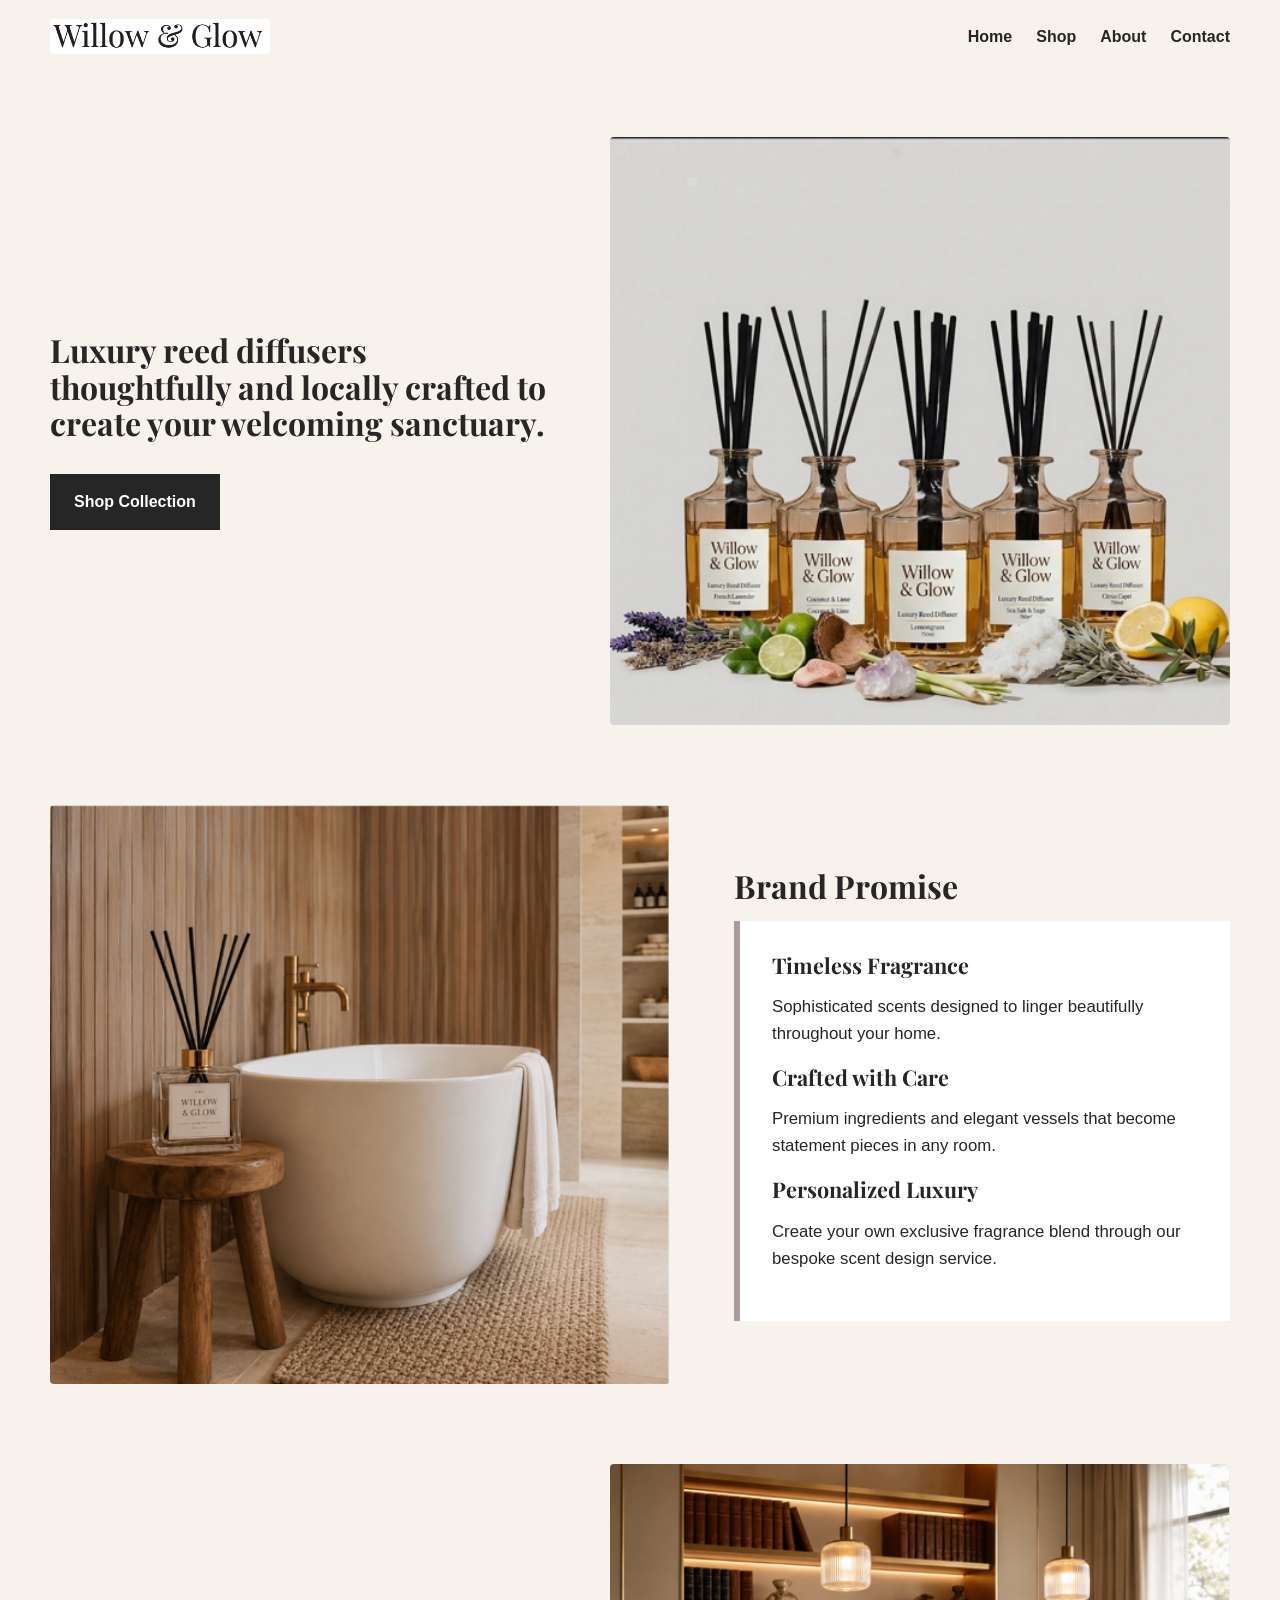
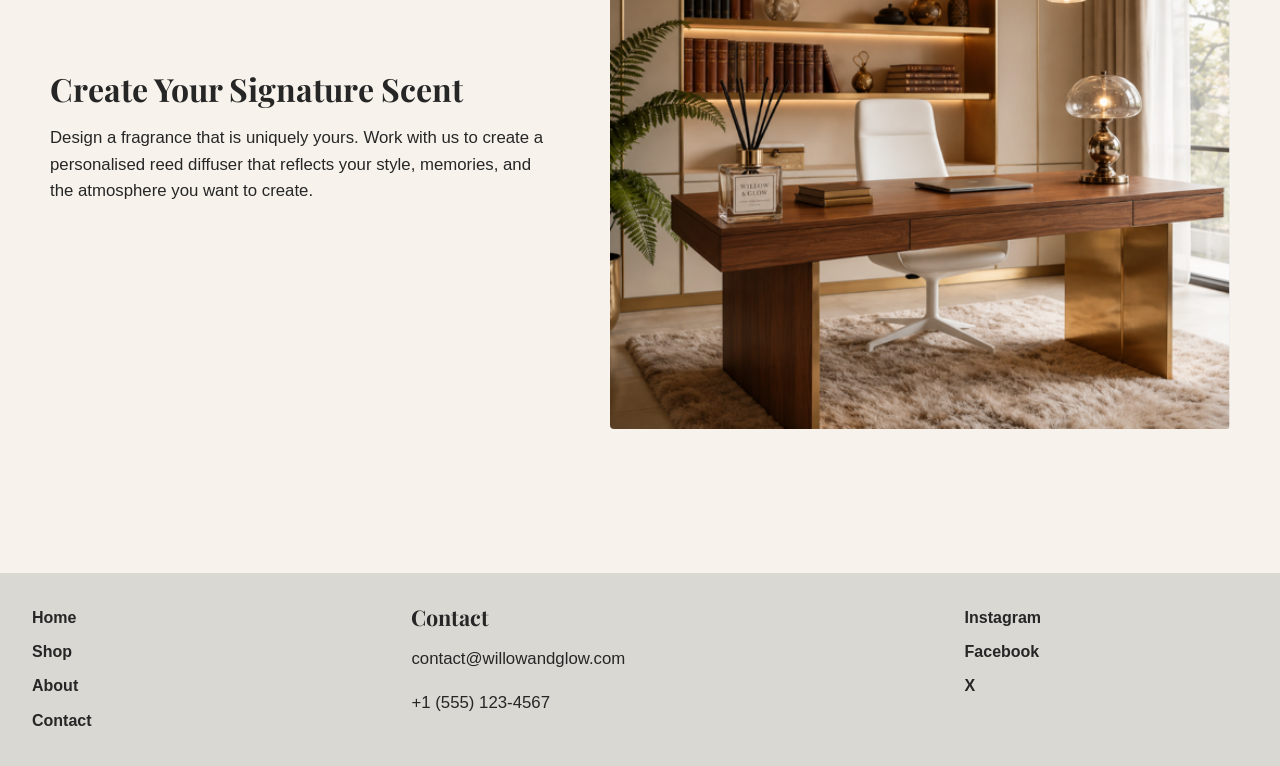
<file: index.html>
<!DOCTYPE html>
<html lang="en">
<head>
    <meta charset="UTF-8">
    <meta name="viewport" content="width=device-width, initial-scale=1.0">
    <link href="https://fonts.googleapis.com/css2?family=Playfair+Display:wght@500;600;700&display=swap" rel="stylesheet">
    <link rel="stylesheet" href="style.css">
    <title>Willow & Glow</title>
</head>
<body>
    <header>
        <a href="index.html">
            <img src="images/logo.png" alt="Willow & Glow Logo" class="logo">
        </a>
        <nav>
            <a href="index.html">Home</a>
            <a href="shop.html">Shop</a>
            <a href="about.html">About</a>
            <a href="contact.html">Contact</a>
        </nav>
    </header>
    <main>
        <section class="two-column">
            <div class="column-text">
                <h2>Luxury reed diffusers thoughtfully and locally crafted to create your welcoming sanctuary.</h2>
                <a href="shop.html" class="button">Shop Collection</a>
            </div>
            <img src="images/home1.png" alt="Handcrafted Candles" class="homepage-image">
        </section>

        <section class="reverse-two-column">
            <img src="images/home2.png" alt="candles next to tub" class="homepage-image">
            <div class="column-text">
                <h2>Brand Promise</h2>
                <div class="promise-list">
                    <h3>Timeless Fragrance</h3>
                    <p>Sophisticated scents designed to linger beautifully throughout your home.</p>
                    <h3>Crafted with Care</h3>
                    <p>Premium ingredients and elegant vessels that become statement pieces in any room.</p>
                    <h3>Personalized Luxury</h3>
                    <p>Create your own exclusive fragrance blend through our bespoke scent design service.</p>
                </div>
            </div>
        </section>
        
        <section class="two-column">
            <div class="column-text">
                <h2>Create Your Signature Scent</h2>
                <p>Design a fragrance that is uniquely yours. Work with us to create a personalised reed diffuser that reflects your style, memories, and the atmosphere you want to create.</p>
            </div>
            <img src="images/home3.png" alt="candles on a desk" class="homepage-image">
        </section>
        
    </main>
    <footer>
            <div class="footer-links">
                <a href="index.html">Home</a>
                <a href="shop.html">Shop</a>
                <a href="about.html">About</a>
                <a href="contact.html">Contact</a>
            </div>
            <div class="contact-info">
                <h3>Contact</h3>
                <p>contact@willowandglow.com</p>
                <p>+1 (555) 123-4567</p>
            </div>
            <div class="social-links">
                <a href="">Instagram</a>
                <a href="">Facebook</a>
                <a href="">X</a>
            </div>
        </footer>
</body>
</html>
</file>
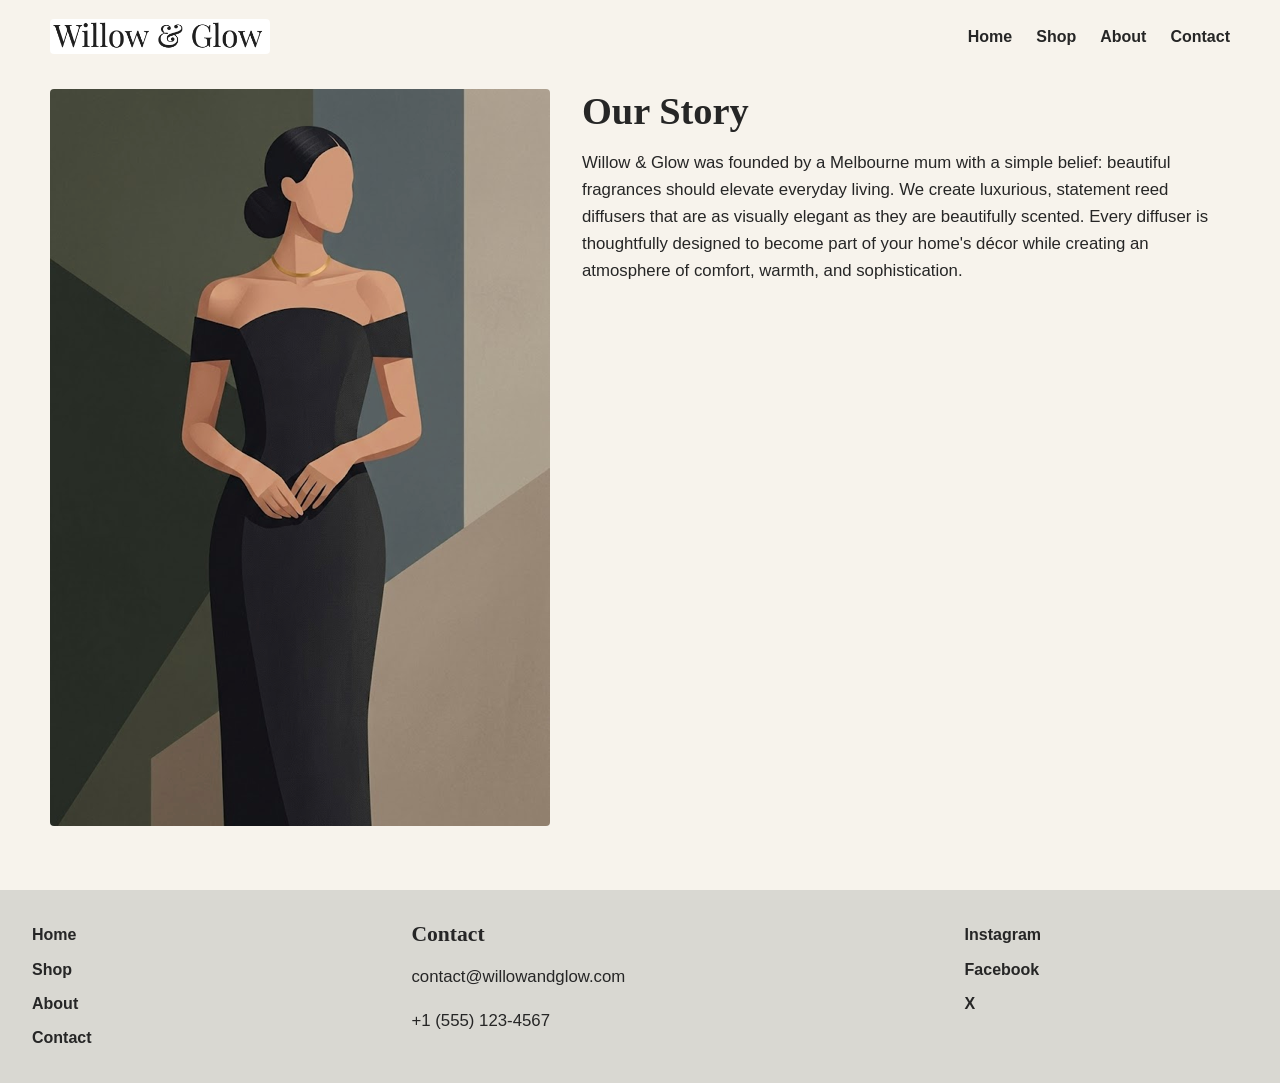
<file: about.html>
<!DOCTYPE html>
<html lang="en">
<head>
    <meta charset="UTF-8">
    <meta name="viewport" content="width=device-width, initial-scale=1.0">
    <link rel="stylesheet" href="style.css">
    <title>About Me</title>
</head>
<body>
    <header>
        <a href="index.html">
            <img src="images/logo.png" alt="Willow & Glow Logo" class="logo">
        </a>
        <nav>
            <a href="index.html">Home</a>
            <a href="shop.html">Shop</a>
            <a href="about.html">About</a>
            <a href="contact.html">Contact</a>
        </nav>
    </header>

    <main>
        <section class="hero">
            <img src="images/about.png" alt="picture about me">
            <div class="hero-text">
                <h1>Our Story</h1>
                <p>Willow & Glow was founded by a Melbourne mum with a simple belief: beautiful fragrances should elevate everyday living. We create luxurious, 
                statement reed diffusers that are as visually elegant as they are beautifully scented. Every diffuser is thoughtfully designed to become part 
                of your home's décor while creating an atmosphere of comfort, warmth, and sophistication. </p>
            </div>
        </section>
    </main>

    <footer>
            <div class="footer-links">
                <a href="index.html">Home</a>
                <a href="shop.html">Shop</a>
                <a href="about.html">About</a>
                <a href="contact.html">Contact</a>
            </div>
            <div class="contact-info">
                <h3>Contact</h3>
                <p>contact@willowandglow.com</p>
                <p>+1 (555) 123-4567</p>
            </div>
            <div class="social-links">
                <a href="">Instagram</a>
                <a href="">Facebook</a>
                <a href="">X</a>
            </div>
    </footer>
</body>
</html>
</file>
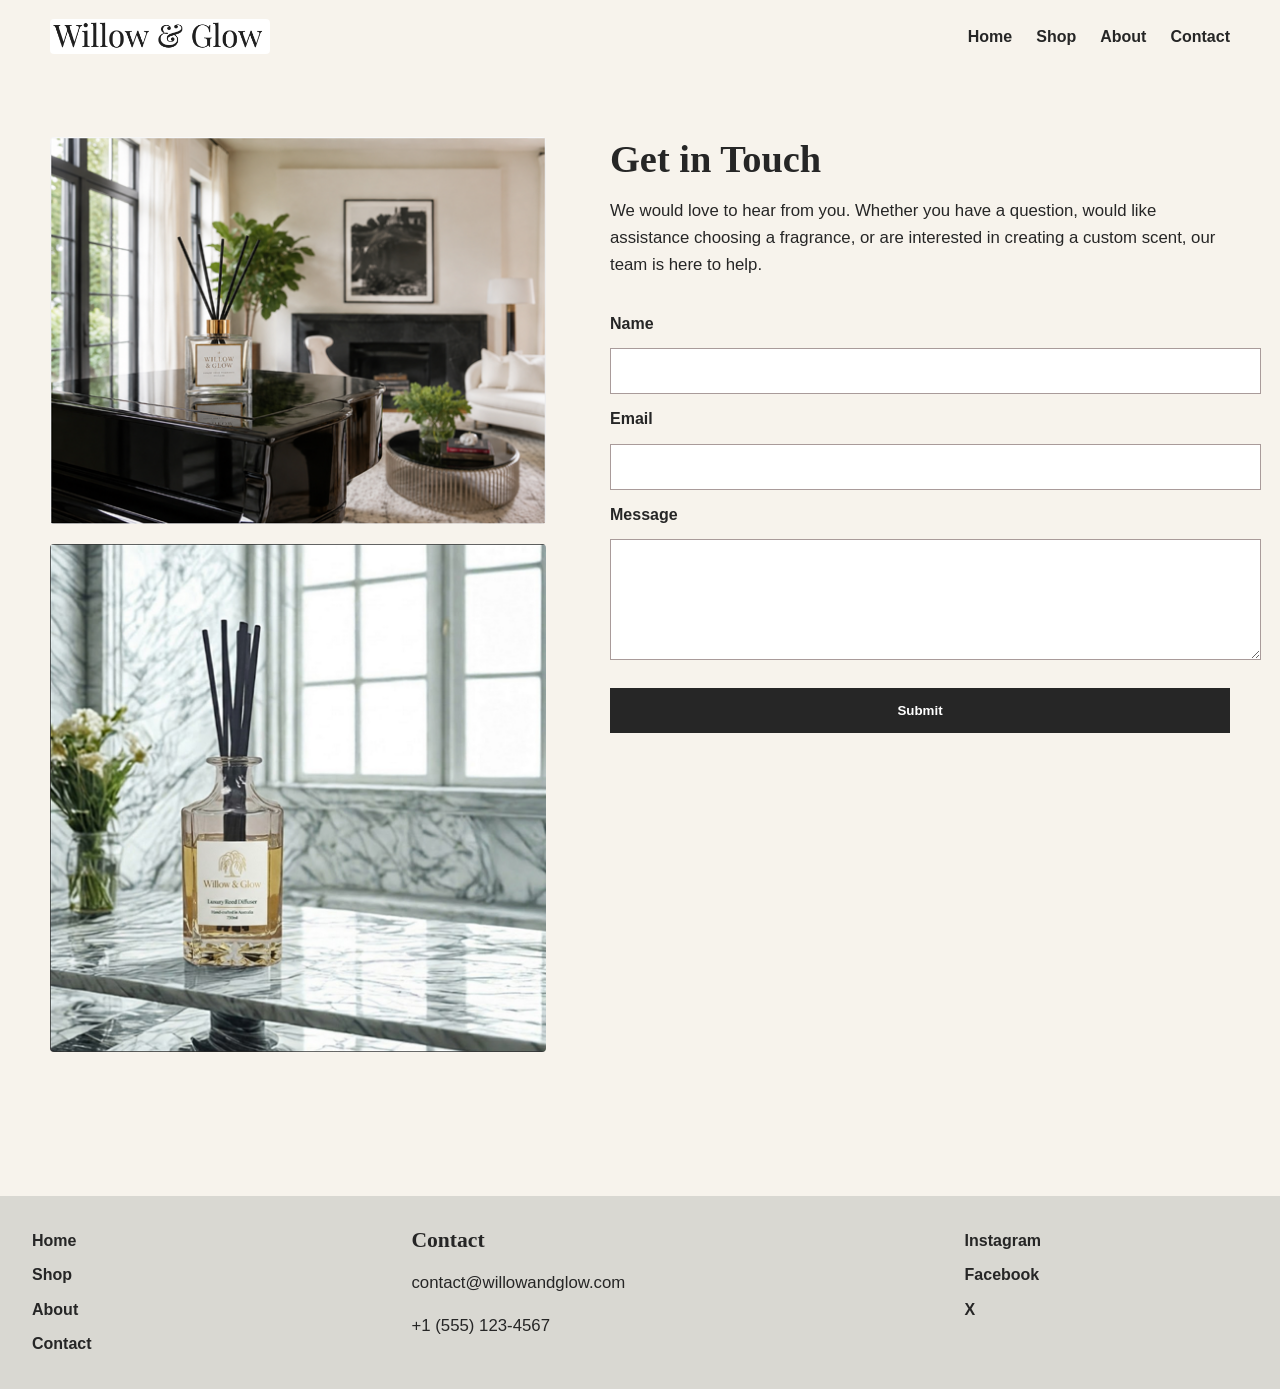
<file: contact.html>
<!DOCTYPE html>
<html lang="en">
<head>
    <meta charset="UTF-8">
    <meta name="viewport" content="width=device-width, initial-scale=1.0">
    <link rel="stylesheet" href="style.css">
    <title>Contact</title>
</head>
<body>
    <header>
        <a href="index.html">
            <img src="images/logo.png" alt="Willow & Glow Logo" class="logo">
        </a>
        <nav>
            <a href="index.html">Home</a>
            <a href="shop.html">Shop</a>
            <a href="about.html">About</a>
            <a href="contact.html">Contact</a>
        </nav>
    </header>
    <main>
        <section class="two-column-page">
            <div class="image-stack">
                <img src="images/contact1.png" alt="candle on piano">
                <img src="images/contact2.png" alt="candle on marble counter">
            </div>
            <div>
                <h1>Get in Touch</h1>
                <p>We would love to hear from you. Whether you have a question, would like assistance choosing a fragrance, or are interested in creating a custom scent, our team is here to help. </p>
                <form class="contact-form">
                    <label for="name">Name</label>
                    <input id="name" name="name" type="text" required>

                    <label for="email">Email</label>
                    <input id="email" name="email" type="text" required>

                    <label for="message">Message</label>
                    <textarea id="message" name="message" rows="6" required></textarea>

                    <button type="submit" class="button">Submit</button>
                </form>
            </div>
        </section>
    </main>


    <footer>
            <div class="footer-links">
                <a href="index.html">Home</a>
                <a href="shop.html">Shop</a>
                <a href="about.html">About</a>
                <a href="contact.html">Contact</a>
            </div>
            <div class="contact-info">
                <h3>Contact</h3>
                <p>contact@willowandglow.com</p>
                <p>+1 (555) 123-4567</p>
            </div>
            <div class="social-links">
                <a href="">Instagram</a>
                <a href="">Facebook</a>
                <a href="">X</a>
            </div>
    </footer>
</body>
</html>
</file>
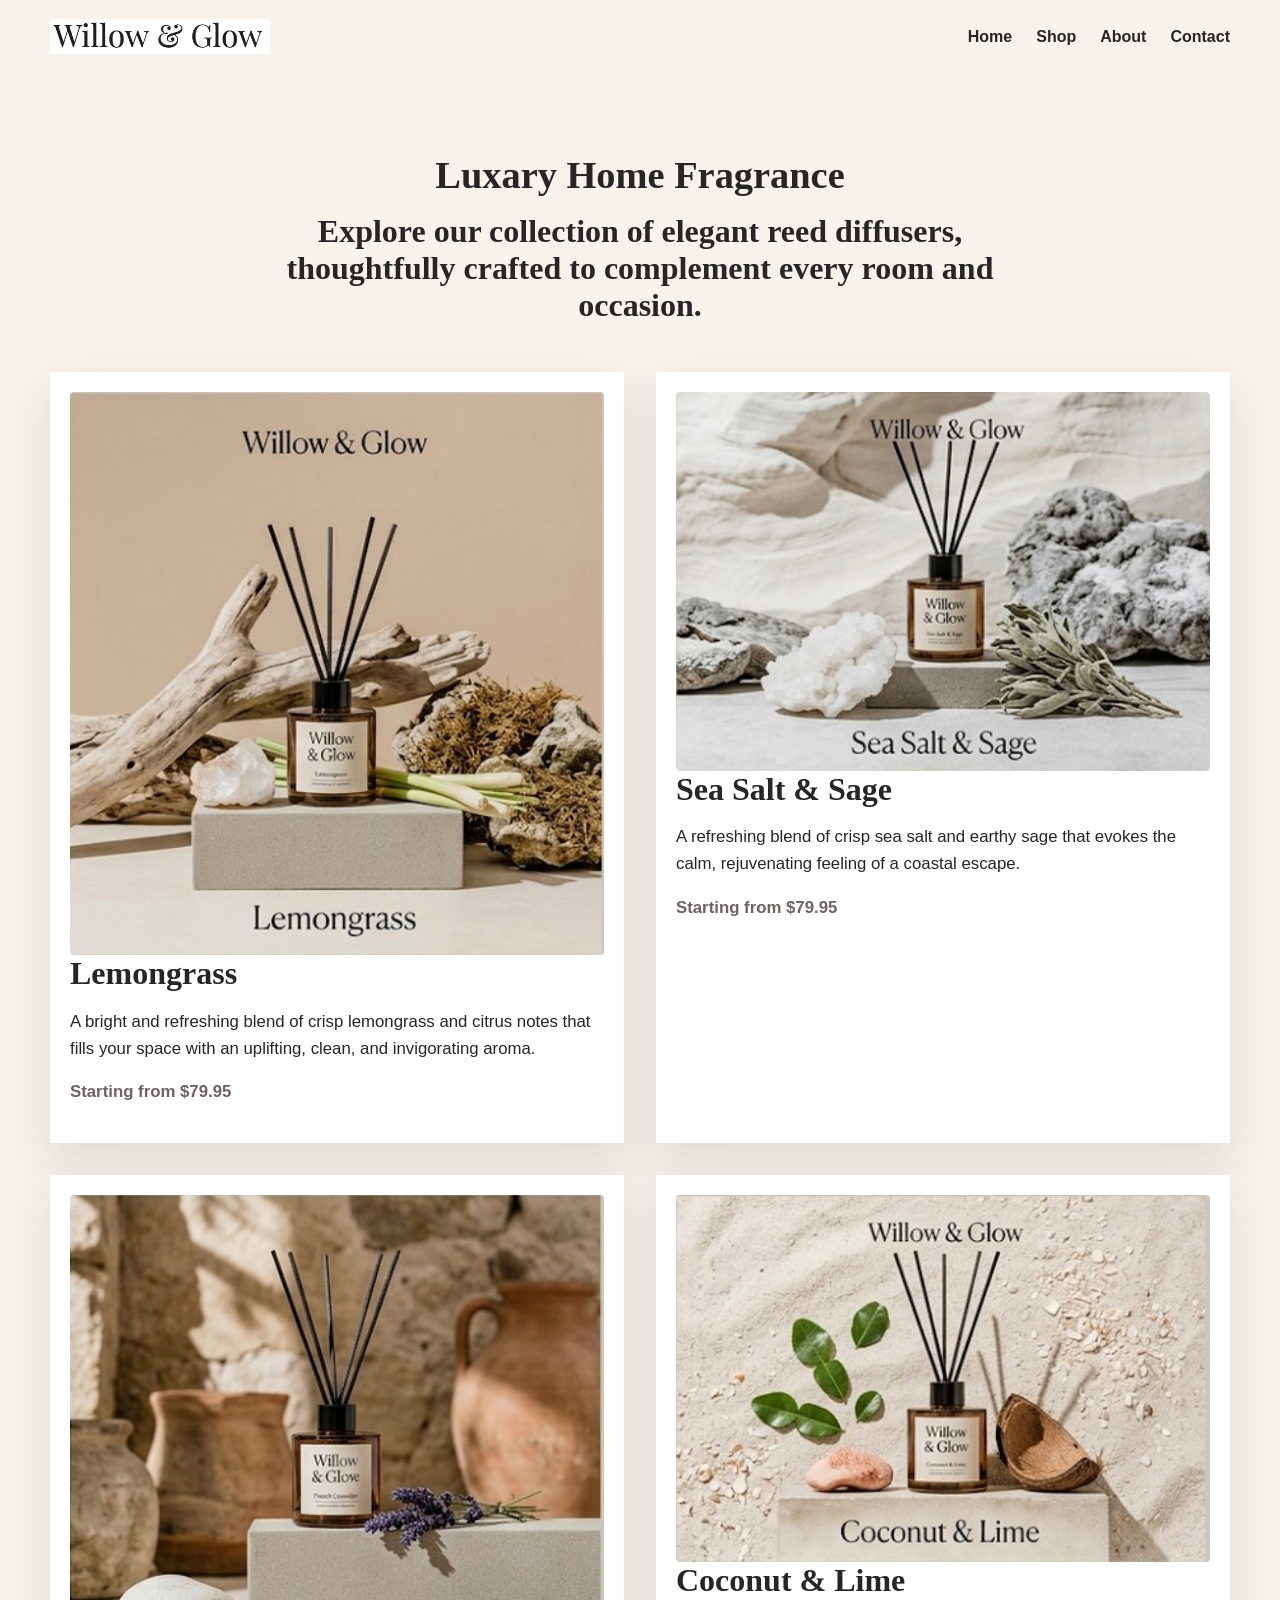
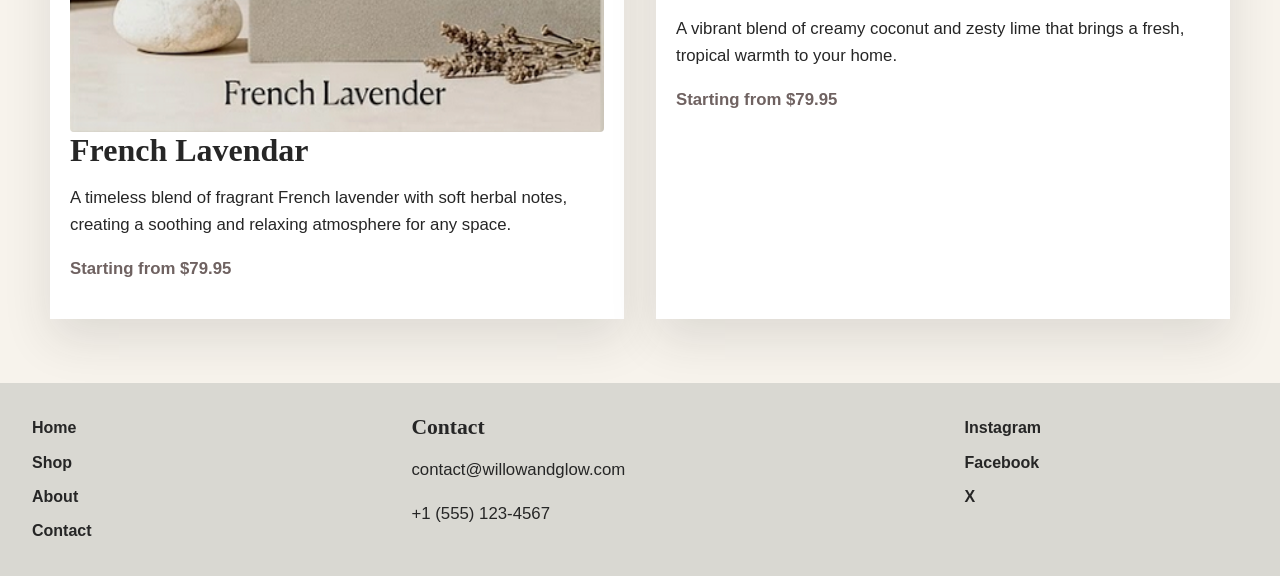
<file: shop.html>
<!DOCTYPE html>
<html lang="en">
<head>
    <meta charset="UTF-8">
    <meta name="viewport" content="width=device-width, initial-scale=1.0">
    <link rel="stylesheet" href="style.css">
    <title>Shop</title>
</head>
<body>
    <header>
        <a href="index.html">
            <img src="images/logo.png" alt="Willow & Glow Logo" class="logo">
        </a>
        <nav>
            <a href="index.html">Home</a>
            <a href="shop.html">Shop</a>
            <a href="about.html">About</a>
            <a href="contact.html">Contact</a>
        </nav>
    </header>
    <main>
        <section class="page-intro">
            <h1>Luxary Home Fragrance</h1>
            <h2>Explore our collection of elegant reed diffusers, thoughtfully crafted to complement every room and occasion.</h2>
        </section>
        <section class="shop-cards">
            <article class="card">
                <img src="images/lemongrass.png" alt="Lemongrass candle">
                <h2>Lemongrass</h2>
                <p>A bright and refreshing blend of crisp lemongrass and citrus notes that fills your space with an uplifting, clean, and invigorating aroma.</p>
                <p class="price">Starting from $79.95</p>
            </article>
            <article class="card">
                <img src="images/seaSalt.png" alt="Sea salt candle">
                <h2>Sea Salt & Sage</h2>
                <p>A refreshing blend of crisp sea salt and earthy sage that evokes the calm, rejuvenating feeling of a coastal escape.</p>
                <p class="price">Starting from $79.95</p>
            </article>
            <article class="card">
                <img src="images/lavendar.png" alt="Lavendar candle">
                <h2>French Lavendar</h2>
                <p>A timeless blend of fragrant French lavender with soft herbal notes, creating a soothing and relaxing atmosphere for any space. </p>
                <p class="price">Starting from $79.95</p>
            </article>
            <article class="card">
                <img src="images/coconutLime.png" alt="Coconut lime candle">
                <h2>Coconut & Lime</h2>
                <p>A vibrant blend of creamy coconut and zesty lime that brings a fresh, tropical warmth to your home. </p>
                <p class="price">Starting from $79.95</p>
            </article>
        </section>

    </main>
    <footer>
            <div class="footer-links">
                <a href="index.html">Home</a>
                <a href="shop.html">Shop</a>
                <a href="about.html">About</a>
                <a href="contact.html">Contact</a>
            </div>
            <div class="contact-info">
                <h3>Contact</h3>
                <p>contact@willowandglow.com</p>
                <p>+1 (555) 123-4567</p>
            </div>
            <div class="social-links">
                <a href="">Instagram</a>
                <a href="">Facebook</a>
                <a href="">X</a>
            </div>
    </footer>
</body>
</html>
</file>
<file: style.css>
:root{
  --primary: #f7f3ec;
  --secondary: #a99b9a;
  --accent-one: #d9d8d2;
  --accent-two: #262626;
}

body{
    margin: 0;
    background: var(--primary);
    color: var(--accent-two);
    font-family: Arial, Helvetica, sans-serif;
    line-height: 1.6;
}

h1, h2, h3 {
    font-family: "Playfair Display", Georgia, serif;
    line-height: 1.15;
    margin: 0 0 1rem;
}

h1 {
    font-size: 2.4rem;
}

h2{
    font-size: 2rem;
}

h3{
    font-size: 1.35rem;
}

p{
    font-size: 1.05rem;
}

img{
    width: 100%;
    display: block;
    border-radius: 4px;
}

header{
    max-width: 1180px;
    margin: 0 auto;
    padding: 1.2rem 2rem;
    display: flex;
    align-items: center;
    justify-content: space-between;
    gap: 2rem;
}

.logo{
    width: 220px;
}

nav {
    display: flex;
    gap: 1.5rem;
    flex-wrap: wrap;
}

nav a, footer a{
    color: var(--accent-two);
    text-decoration: none;
    font-weight: 600;
}

nav a:hover, footer a:hover{
    border-bottom: 2px solid var(--secondary);
}

main{
    max-width: 1180px;
    margin: 0 auto;
    padding: 1rem 2rem 4rem;
}

.two-column, .two-column-page{
    display: grid;
    grid-template-columns: 1fr 1.25fr;
    gap: 4rem;
    align-items: center;
    margin: 3rem 0 5rem;
}

.reverse-two-column{
    display: grid;
    grid-template-columns: 1.25fr 1fr;
    gap: 4rem;
    align-items: center;
    margin: 3rem 0 5rem;
}

.column-text{
    max-width: 560px;
}

.promise-list{
    background: white;
    padding: 2rem;
    border-left: 6px solid var(--secondary);
}

.button{
    display: inline-block;
    border: none;
    background: var(--accent-two);
    color: white;
    padding: .95rem 1.5rem;
    margin-top: 1rem;
    text-decoration: none;
    font-weight: 700;
    cursor: pointer;
}

footer{
    width: 100%;
    background: var(--accent-one);
    padding: 2rem;
    display: grid;
    grid-template-columns: 1fr 1.5fr 1fr;
    gap: 2rem;
}

.footer-links, .social-links{
    display: grid;
    gap: .5rem;
    grid-template-rows: 1fr 1fr 1fr 1fr;
}

.card{
    box-shadow: 0 20px 45px rgba(38, 38, 38, 0.12);
    background: white;
    padding: 1.25rem;
}

.page-intro{
    max-width: 760px;
    margin: 4rem auto 3rem;
    text-align: center;
}

.shop-cards{
    display: grid;
    grid-template-columns: 1fr 1fr;
    gap: 2rem;
}

.price{
    font-weight: 700;
    color: #6f6261;
}

.hero{
    display: flex;
    gap: 2rem;
}

.hero img{
    max-width: 50%;
}

.two-column-page{
    align-items: start;
}

.image-stack{
    display: grid;
    gap: 1.25rem;
}

.contact-form{
    display: grid;
    gap: .75rem;
    margin-top: 2rem;
}

input, textarea{
    width: 100%;
    padding: .9rem;
    border: 1px solid var(--secondary);
    font: arial;
    background: white;
}

label {
    font-weight: 700;
}
</file>
